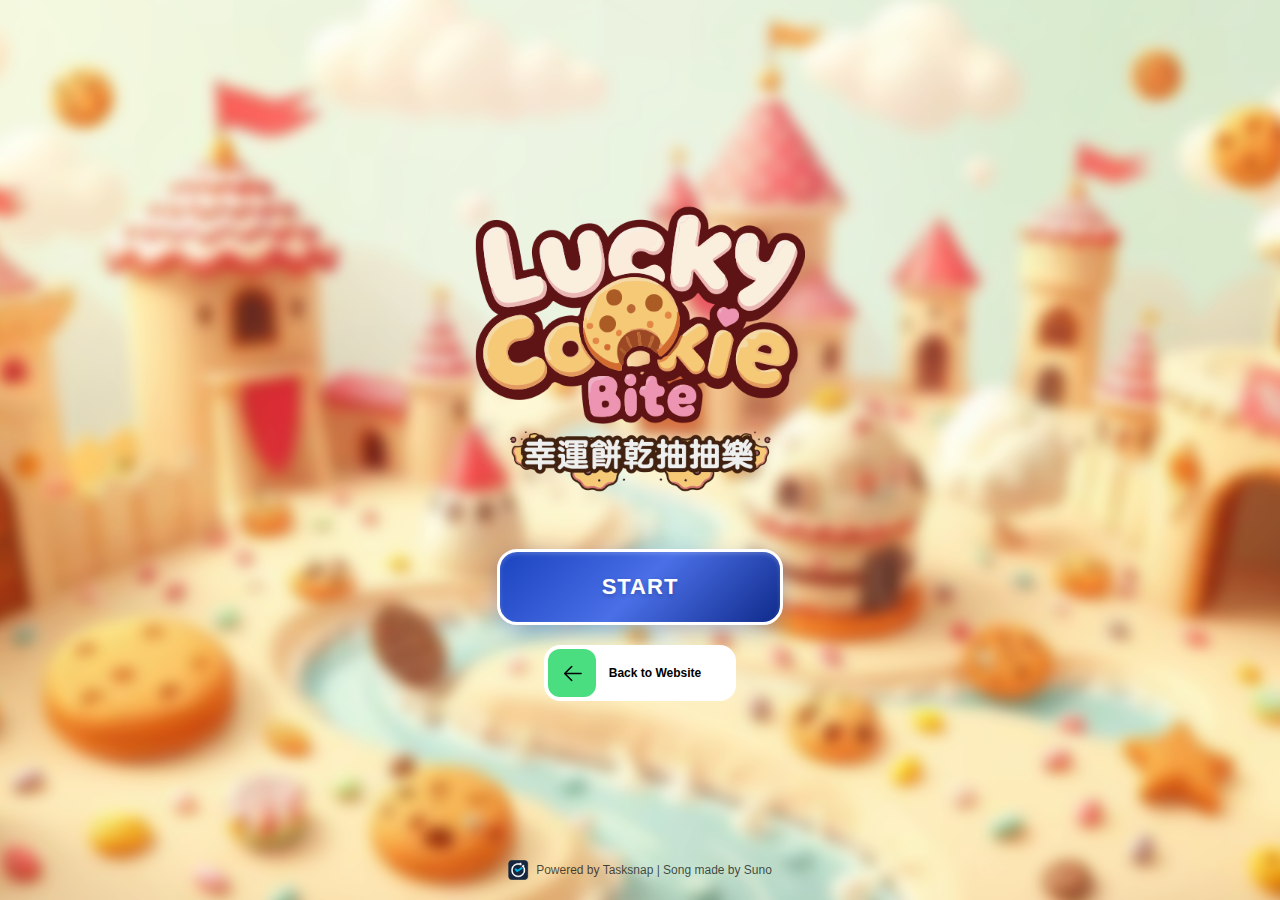
<file: index.html>
<!DOCTYPE html>
<!-- 宣告這是 HTML5 文件 -->
<html lang="zh-TW">
<!-- 設定網頁語言為繁體中文 -->

<head>
    <!-- head 標籤包含網頁的設定資訊，不會直接顯示在頁面上 -->
    
    <meta charset="UTF-8">
    <!-- 設定文字編碼為 UTF-8，讓中文字可以正確顯示 -->
    
    <meta name="viewport" content="width=device-width, initial-scale=1.0, user-scalable=no">
    <!-- viewport 設定讓網頁在手機上正確顯示，禁止使用者縮放 -->
    
    <title>Lucky Cookie Bite</title>
    <!-- 設定瀏覽器分頁標題 -->
    
    <link rel="stylesheet" href="https://cdnjs.cloudflare.com/ajax/libs/animate.css/4.1.1/animate.min.css">
    <!-- 引入 animate.css 動畫效果庫，讓元素可以有動畫效果 -->
    
    <link rel="stylesheet" href="start.css">
    <!-- 引入自己的 CSS 樣式檔案 -->
</head>

<body>
    <!-- body 標籤包含網頁實際顯示的內容 -->
    
    <img src="png/gamelogo.png" alt="遊戲Logo" class="logo animate__animated animate__bounceInDown">
    <!-- 
        顯示遊戲 Logo 圖片
        - src: 圖片檔案路径
        - alt: 圖片說明文字（當圖片無法顯示時會顯示）
        - class: 套用 CSS 樣式類別，包含動畫效果
        - animate__bounceInDown: 讓 logo 從上方彈跳進入的動畫
    -->
    
    <div class="button-container animate__animated animate__fadeInUp animate__delay-1s">
    <!-- 
        按鈕容器
        - animate__fadeInUp: 從下方淡入的動畫效果
        - animate__delay-1s: 延遲 1 秒後才開始動畫
    -->
    
        <div data-tooltip="開始你的幸運之旅!" class="button start-btn" onclick="startGame()">
        <!-- 
            開始遊戲按鈕
            - data-tooltip: 設定工具提示文字（滑鼠懸停時顯示）
            - onclick: 當按鈕被點擊時執行 startGame() 函數
        -->
        
            <div class="button-wrapper">
                <!-- 按鈕包裝器，用於排版 -->
                
                <div class="text">START</div>
                <!-- 按鈕顯示的文字 -->
                
                <span class="icon">
                    👍 GOOD LUCK
                </span>
                <!-- 按鈕上的圖示和文字 -->
            </div>
        </div>
        
        <button class="home-btn" type="button" onclick="goHome()">
        <!-- 
            返回官網按鈕
            - type="button": 指定這是一個普通按鈕
            - onclick: 點擊時執行 goHome() 函數
        -->
        
            <div class="home-btn-icon">
                <!-- 按鈕圖示容器 -->
                
                <svg xmlns="http://www.w3.org/2000/svg" viewBox="0 0 1024 1024" height="25px" width="25px">
                <!-- 
                    SVG 向量圖示（左箭頭）
                    - xmlns: SVG 的命名空間
                    - viewBox: 定義 SVG 的座標系統和大小
                    - height, width: 設定圖示顯示大小
                -->
                
                    <path d="M224 480h640a32 32 0 1 1 0 64H224a32 32 0 0 1 0-64z" fill="#000000"></path>
                    <!-- SVG 路徑：畫出箭頭的橫線部分 -->
                    
                    <path d="m237.248 512 265.408 265.344a32 32 0 0 1-45.312 45.312l-288-288a32 32 0 0 1 0-45.312l288-288a32 32 0 1 1 45.312 45.312L237.248 512z" fill="#000000"></path>
                    <!-- SVG 路徑：畫出箭頭的箭頭部分 -->

                    <!--
                    重點整理：
                    第一個路徑（橫線部分）：

                    從座標 (224, 480) 開始
                    向右畫 640 像素的水平線
                    用弧線做圓角處理
                    形成一個帶圓角的長方形

                    第二個路徑（箭頭部分）：

                    從箭頭尖端 (237, 512) 開始
                    畫出三角形的三個邊
                    每個轉角都用弧線做圓角處理
                    形成一個帶圓角的三角形

                    SVG 座標系統：

                    (0,0) 在左上角
                    X 軸向右為正
                    Y 軸向下為正
                    viewBox="0 0 1024 1024" 定義了 1024×1024 的繪製區域

                    關鍵技術：

                    路徑指令：M(移動)、L(直線)、H(水平線)、A(弧線)、Z(封閉)
                    弧線參數：半徑、旋轉、大小弧、掃描方向、終點
                    相對vs絕對座標：大寫字母用絕對座標，小寫字母用相對座標

                    這種設計讓箭頭圖示既美觀（有圓角）又靈活（可以分別控制各部分的樣式）。
                    -->
                </svg>
            </div>
            
            <p class="home-btn-text">Back to Website</p>
            <!-- 按鈕文字 -->
        </button>
    </div>
    
    <div class="footer">
        <!-- 頁尾區域 -->
        
        <img src="png/logo.png" alt="Tasksnap Logo" class="footer-logo">
        <!-- 頁尾 Logo 圖片 -->
        
        <span>Powered by Tasksnap | Song made by Suno</span>
        <!-- 頁尾文字資訊 -->
    </div>

    <script src="audio.js"></script>
    <!-- 引入音效相關的 JavaScript 檔案 -->
    
    <script src="start.js"></script>
    <!-- 引入遊戲開始相關的 JavaScript 檔案 -->
</body>
</html>
</file>
<file: start.css>
/* CSS 是用來美化網頁外觀的樣式表語言 */

/* 設定整個網頁的基本樣式 */
body {
    margin: 0;                                    /* 移除預設的外邊距 */
    padding: 0;                                   /* 移除預設的內邊距 */
    background-image: url('png/bg.png');          /* 設定背景圖片 */
    background-size: cover;                       /* 背景圖片覆蓋整個畫面 */
    background-position: center;                  /* 背景圖片置中 */
    background-repeat: no-repeat;                 /* 背景圖片不重複 */
    min-height: 100vh;                           /* 最小高度為整個視窗高度 (100vh = 100% viewport height) */
    display: flex;                               /* 使用彈性盒子布局 */
    flex-direction: column;                      /* 垂直排列子元素 */
    justify-content: center;                     /* 垂直方向置中對齊 */
    align-items: center;                         /* 水平方向置中對齊 */
    font-family: Arial, sans-serif;              /* 設定字體為 Arial，備用字體為無襯線字體 */
}

/* 設定遊戲 Logo 的樣式 */
.logo {
    max-width: 600px;                           /* 最大寬度為 600 像素 */
    width: 90%;                                 /* 寬度為容器的 90% */
    margin-bottom: 50px;                        /* 底部外邊距 50 像素 */
}

/* 按鈕容器的樣式 */
.button-container {
    display: flex;                              /* 使用彈性盒子布局 */
    flex-direction: column;                     /* 垂直排列按鈕 */
    gap: 20px;                                  /* 按鈕之間的間距為 20 像素 */
    align-items: center;                        /* 水平置中對齊 */
}

/* === 開始遊戲按鈕樣式 === */
.start-btn.button {
    /* CSS 變數 (Custom Properties) - 用來儲存可重複使用的值 */
    --width: 280px;                             /* 按鈕寬度變數 */
    --height: 70px;                             /* 按鈕高度變數 */
    --tooltip-height: 35px;                     /* 工具提示高度變數 */
    --tooltip-width: 150px;                     /* 工具提示寬度變數 */
    --gap-between-tooltip-to-button: 18px;      /* 工具提示與按鈕間距變數 */
    --button-color: linear-gradient(135deg, #1B44BF 0%, #4A6FE7 50%, #0F2A8A 100%); /* 按鈕漸層顏色變數 */
    --tooltip-color: #fff;                      /* 工具提示顏色變數 */
    
    width: var(--width);                        /* 使用變數設定寬度 */
    height: var(--height);                      /* 使用變數設定高度 */
    background: var(--button-color);            /* 使用變數設定背景漸層 */
    position: relative;                         /* 相對定位，作為子元素絕對定位的參考點 */
    text-align: center;                         /* 文字置中對齊 */
    border-radius: 20px;                        /* 圓角半徑 20 像素 */
    font-family: "Arial";                       /* 字體設定為 Arial */
    transition: all 0.3s ease;                 /* 所有屬性變化時的過渡動畫，持續 0.3 秒 */
    cursor: pointer;                            /* 滑鼠指標變成手指形狀 */
    border: 3px solid #fff;                     /* 白色邊框，寬度 3 像素 */
    box-shadow: 0 8px 20px rgba(27, 68, 191, 0.3), inset 0 2px 4px rgba(255, 255, 255, 0.2); /* 陰影效果 */
    overflow: hidden;                           /* 隱藏超出按鈕範圍的內容 */
}

/* 工具提示背景樣式 (使用偽元素 ::before) */
.start-btn.button::before {
    position: absolute;                         /* 絕對定位 */
    content: attr(data-tooltip);               /* 內容來自 HTML 的 data-tooltip 屬性 */
    width: var(--tooltip-width);               /* 使用變數設定寬度 */
    height: var(--tooltip-height);             /* 使用變數設定高度 */
    background-color: #555;                    /* 背景顏色為深灰色 */
    font-size: 0.9rem;                         /* 字體大小 (rem 是相對於根元素的單位) */
    color: #fff;                               /* 文字顏色為白色 */
    border-radius: .25em;                      /* 圓角 */
    line-height: var(--tooltip-height);       /* 行高等於工具提示高度，讓文字垂直置中 */
    bottom: calc(var(--height) + var(--gap-between-tooltip-to-button) + 10px); /* 計算底部位置 */
    left: calc(50% - var(--tooltip-width) / 2); /* 水平置中 */
}

/* 工具提示箭頭樣式 (使用偽元素 ::after) */
.start-btn.button::after {
    position: absolute;                         /* 絕對定位 */
    content: '';                               /* 空內容 */
    width: 0;                                  /* 寬度為 0 */
    height: 0;                                 /* 高度為 0 */
    border: 10px solid transparent;            /* 透明邊框，用來製作三角形 */
    border-top-color: #555;                    /* 只有上邊框有顏色，形成向下的箭頭 */
    left: calc(50% - 10px);                    /* 水平置中 */
    bottom: calc(100% + var(--gap-between-tooltip-to-button) - 10px); /* 底部位置 */
}

/* 設定工具提示的初始狀態為隱藏 */
.start-btn.button::after, .start-btn.button::before {
    opacity: 0;                                /* 透明度為 0 (完全透明) */
    visibility: hidden;                        /* 隱藏元素 */
    transition: all 0.5s;                      /* 過渡動畫 */
}

/* 按鈕文字樣式 */
.start-btn .text {
    display: flex;                             /* 使用彈性盒子布局 */
    align-items: center;                       /* 垂直置中 */
    justify-content: center;                   /* 水平置中 */
    font-size: 22px;                           /* 字體大小 */
    font-weight: bold;                         /* 粗體字 */
    text-shadow: 0 2px 4px rgba(0, 0, 0, 0.2); /* 文字陰影效果 */
    letter-spacing: 1px;                       /* 字母間距 */
}

/* 設定按鈕內部元素的共同樣式 */
.start-btn .button-wrapper, .start-btn .text, .start-btn .icon {
    overflow: hidden;                          /* 隱藏溢出內容 */
    position: absolute;                        /* 絕對定位 */
    width: 100%;                              /* 寬度 100% */
    height: 100%;                             /* 高度 100% */
    left: 0;                                  /* 左邊對齊 */
    color: #fff;                              /* 文字顏色為白色 */
}

/* 文字初始位置 */
.start-btn .text {
    top: 0;                                   /* 頂部對齊 */
}

/* 文字和圖示的過渡動畫 */
.start-btn .text, .start-btn .icon {
    transition: top 0.5s;                     /* top 屬性變化時的過渡動畫 */
}

/* 圖示樣式和初始位置 */
.start-btn .icon {
    color: #fff;                              /* 文字顏色為白色 */
    top: 100%;                                /* 初始位置在按鈕下方 (隱藏) */
    display: flex;                            /* 使用彈性盒子布局 */
    align-items: center;                      /* 垂直置中 */
    justify-content: center;                  /* 水平置中 */
    font-size: 18px;                          /* 字體大小 */
    font-weight: bold;                        /* 粗體字 */
    text-shadow: 0 2px 4px rgba(0, 0, 0, 0.3); /* 文字陰影 */
    letter-spacing: 2px;                      /* 字母間距 */
}

/* 滑鼠懸停時的按鈕樣式 */
.start-btn.button:hover {
    background: linear-gradient(135deg, #0F2A8A 0%, #1B44BF 50%, #0A1F6B 100%); /* 改變背景漸層 */
    transform: translateY(-5px) scale(1.02);  /* 向上移動 5 像素，並放大到 102% */
    box-shadow: 0 15px 35px rgba(27, 68, 191, 0.5), inset 0 2px 4px rgba(255, 255, 255, 0.3); /* 加強陰影效果 */
}

/* 懸停時文字向上移動消失 */
.start-btn.button:hover .text {
    top: -100%;                               /* 移動到按鈕上方 (隱藏) */
}

/* 懸停時圖示從下方移入 */
.start-btn.button:hover .icon {
    top: 0;                                   /* 移動到按鈕中央顯示 */
}

/* 懸停時顯示工具提示 */
.start-btn.button:hover:before, .start-btn.button:hover:after {
    opacity: 1;                               /* 透明度變為 1 (完全不透明) */
    visibility: visible;                      /* 顯示元素 */
}

/* 懸停時工具提示箭頭位置調整 */
.start-btn.button:hover:after {
    bottom: calc(var(--height) + var(--gap-between-tooltip-to-button) - 20px);
}

/* 懸停時工具提示背景位置調整 */
.start-btn.button:hover:before {
    bottom: calc(var(--height) + var(--gap-between-tooltip-to-button));
}

/* === 返回官網按鈕樣式 === */
.home-btn {
    background: white;                         /* 白色背景 */
    text-align: center;                       /* 文字置中 */
    width: 192px;                             /* 寬度 192 像素 */
    border-radius: 16px;                      /* 圓角 16 像素 */
    height: 56px;                             /* 高度 56 像素 */
    position: relative;                       /* 相對定位 */
    color: black;                             /* 文字顏色為黑色 */
    font-size: 16px;                          /* 字體大小 */
    font-weight: 600;                         /* 字體粗細 (600 是半粗體) */
    border: none;                             /* 無邊框 */
    cursor: pointer;                          /* 滑鼠指標變成手指 */
    overflow: hidden;                         /* 隱藏溢出內容 */
}

/* 按鈕內的圖示區域 */
.home-btn-icon {
    background: #4ade80;                      /* 綠色背景 */
    border-radius: 12px;                      /* 圓角 12 像素 */
    height: 48px;                             /* 高度 48 像素 */
    width: 25%;                               /* 寬度為按鈕的 25% */
    display: flex;                            /* 彈性盒子布局 */
    align-items: center;                      /* 垂直置中 */
    justify-content: center;                  /* 水平置中 */
    position: absolute;                       /* 絕對定位 */
    left: 4px;                                /* 距離左邊 4 像素 */
    top: 4px;                                 /* 距離頂部 4 像素 */
    z-index: 10;                              /* 堆疊順序 (數字越大越在上層) */
    transition: width 0.5s ease;             /* 寬度變化的過渡動畫 */
}

/* 懸停時圖示區域展開 */
.home-btn:hover .home-btn-icon {
    width: 184px;                             /* 寬度擴展到 184 像素 */
}

/* 按鈕文字樣式 */
.home-btn-text {
    transform: translateX(15px);               /* 向右移動 8 像素 */
    margin: 0;                                /* 移除預設邊距 */
    font-size: 12px;                          /* 字體大小 */
    font-weight: 600;                         /* 字體粗細 */
}

/* === 版權標示樣式 === */
.footer {
    position: absolute;                       /* 絕對定位 */
    bottom: 20px;                            /* 距離底部 20 像素 */
    left: 50%;                               /* 從左邊 50% 開始 */
    transform: translateX(-50%);             /* 向左移動自身寬度的 50%，達到水平置中效果 */
    display: flex;                           /* 彈性盒子布局 */
    align-items: center;                     /* 垂直置中 */
    justify-content: center;                 /* 水平置中 */
    gap: 8px;                                /* 子元素間距 8 像素 */
    color: rgba(0, 0, 0, 0.7);               /* 黑色，透明度 70% */
    font-size: 12px;                         /* 字體大小 */
}

/* 版權標示中的 Logo */
.footer-logo {
    width: 20px;                             /* 寬度 20 像素 */
    height: 20px;                            /* 高度 20 像素 */
}

/* === RWD 響應式設計 === */
/* 當螢幕寬度小於或等於 768px 時 (平板尺寸) */
@media (max-width: 768px) {
    .logo {
        max-width: 80vw;                     /* 最大寬度為視窗寬度的 80% */
        margin-bottom: 30px;                 /* 底部邊距減少到 30px */
    }
    
    .button {
        width: 200px;                        /* 按鈕寬度縮小 */
        height: 50px;                        /* 按鈕高度縮小 */
        font-size: 16px;                     /* 字體縮小 */
    }
    
    .home-btn {
        width: 180px;                        /* 返回按鈕寬度縮小 */
        height: 45px;                        /* 返回按鈕高度縮小 */
        font-size: 14px;                     /* 字體縮小 */
        padding: 8px 16px;                   /* 內邊距調整 */
    }
    
    .home-btn-text {
        font-size: 14px;                     /* 文字大小縮小 */
    }
    
    .footer {
        font-size: 12px;                     /* 版權文字保持 12px */
        padding: 15px;                       /* 增加內邊距 */
    }
    
    .footer-logo {
        height: 25px;                        /* Logo 稍微放大 */
    }
}

/* 當螢幕寬度小於或等於 480px 時 (手機尺寸) */
@media (max-width: 480px) {
    .logo {
        max-width: 90vw;                     /* 最大寬度增加到視窗寬度的 90% */
        margin-bottom: 20px;                 /* 底部邊距進一步縮小 */
    }
    
    .button {
        width: 180px;                        /* 按鈕寬度進一步縮小 */
        height: 45px;                        /* 按鈕高度進一步縮小 */
        font-size: 14px;                     /* 字體進一步縮小 */
    }
    
    .button .text {
        font-size: 14px;                     /* 按鈕文字縮小 */
    }
    
    .button .icon {
        font-size: 10px;                     /* 按鈕圖示縮小 */
    }
    
    .footer {
        font-size: 10px;                     /* 版權文字縮小到 10px */
        padding: 10px;                       /* 內邊距縮小 */
    }
    
    .footer-logo {
        height: 20px;                        /* Logo 回到原始大小 */
    }
}
</file>
